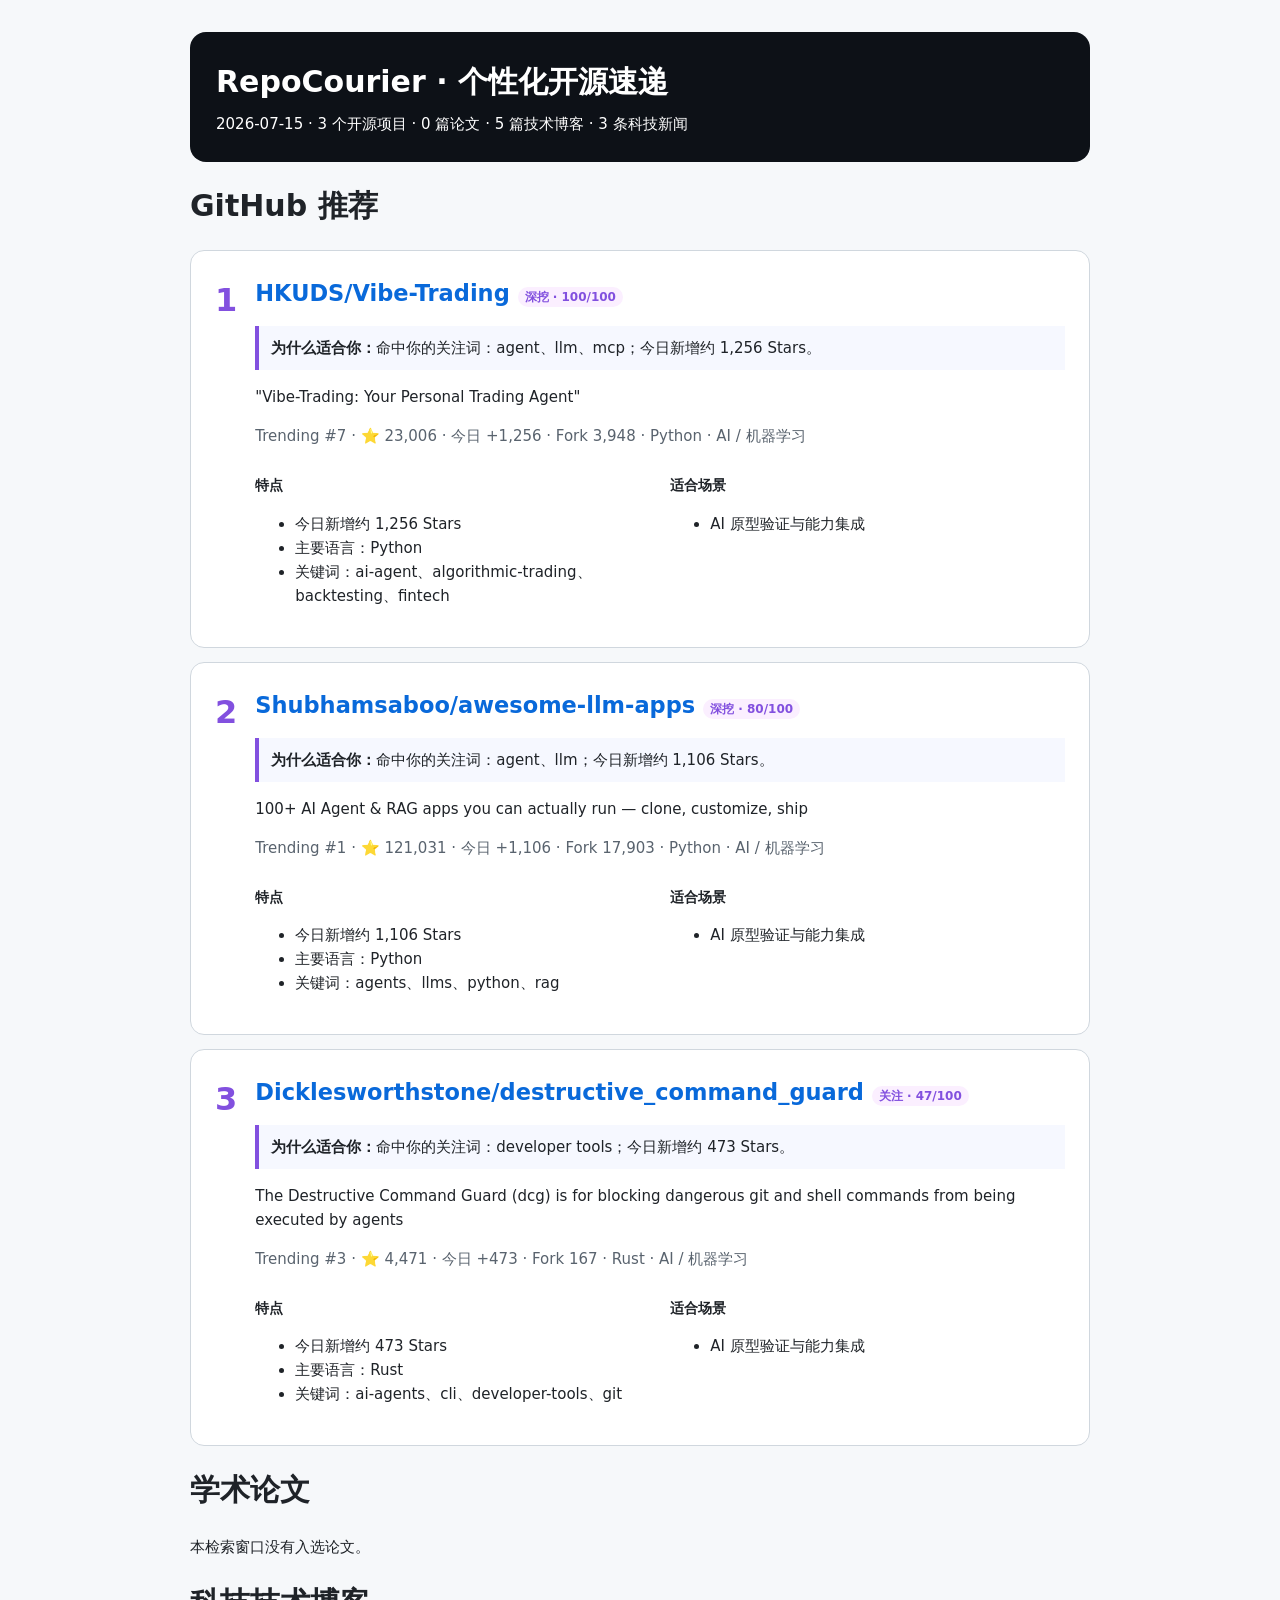
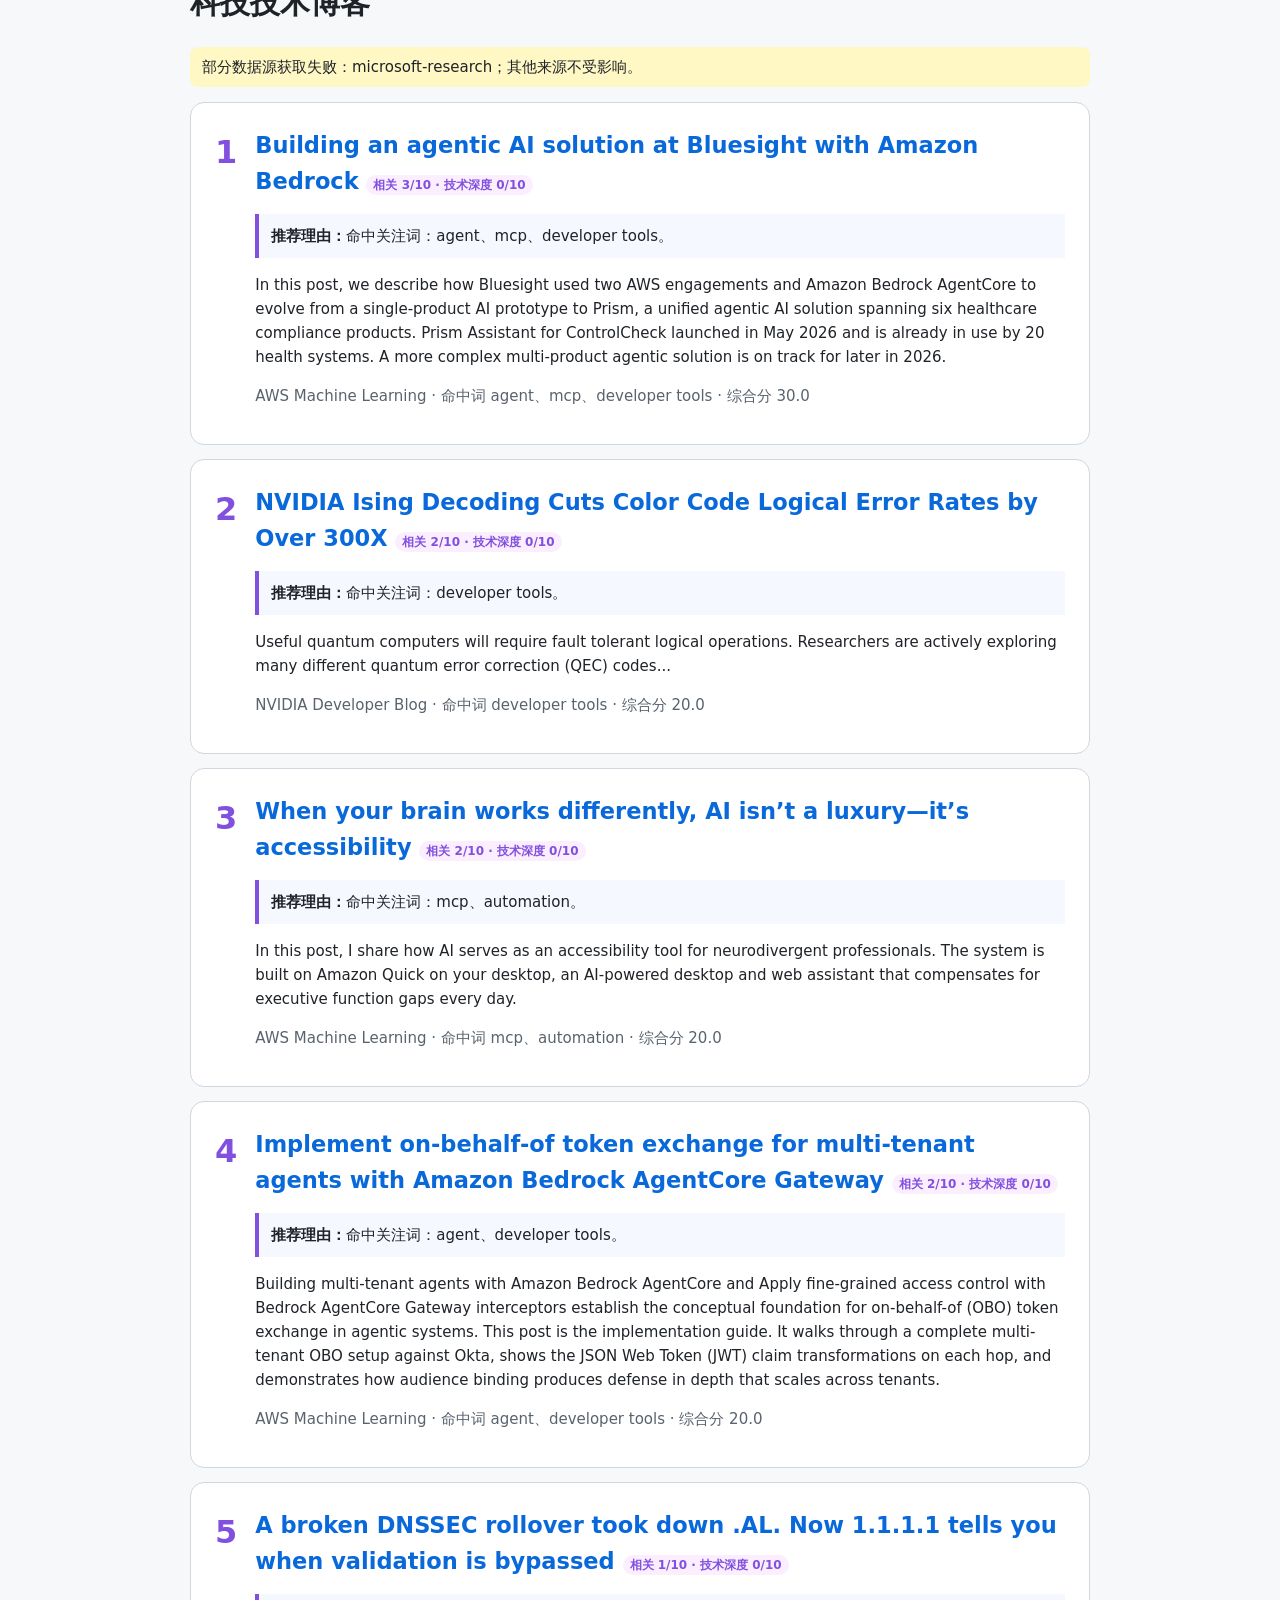
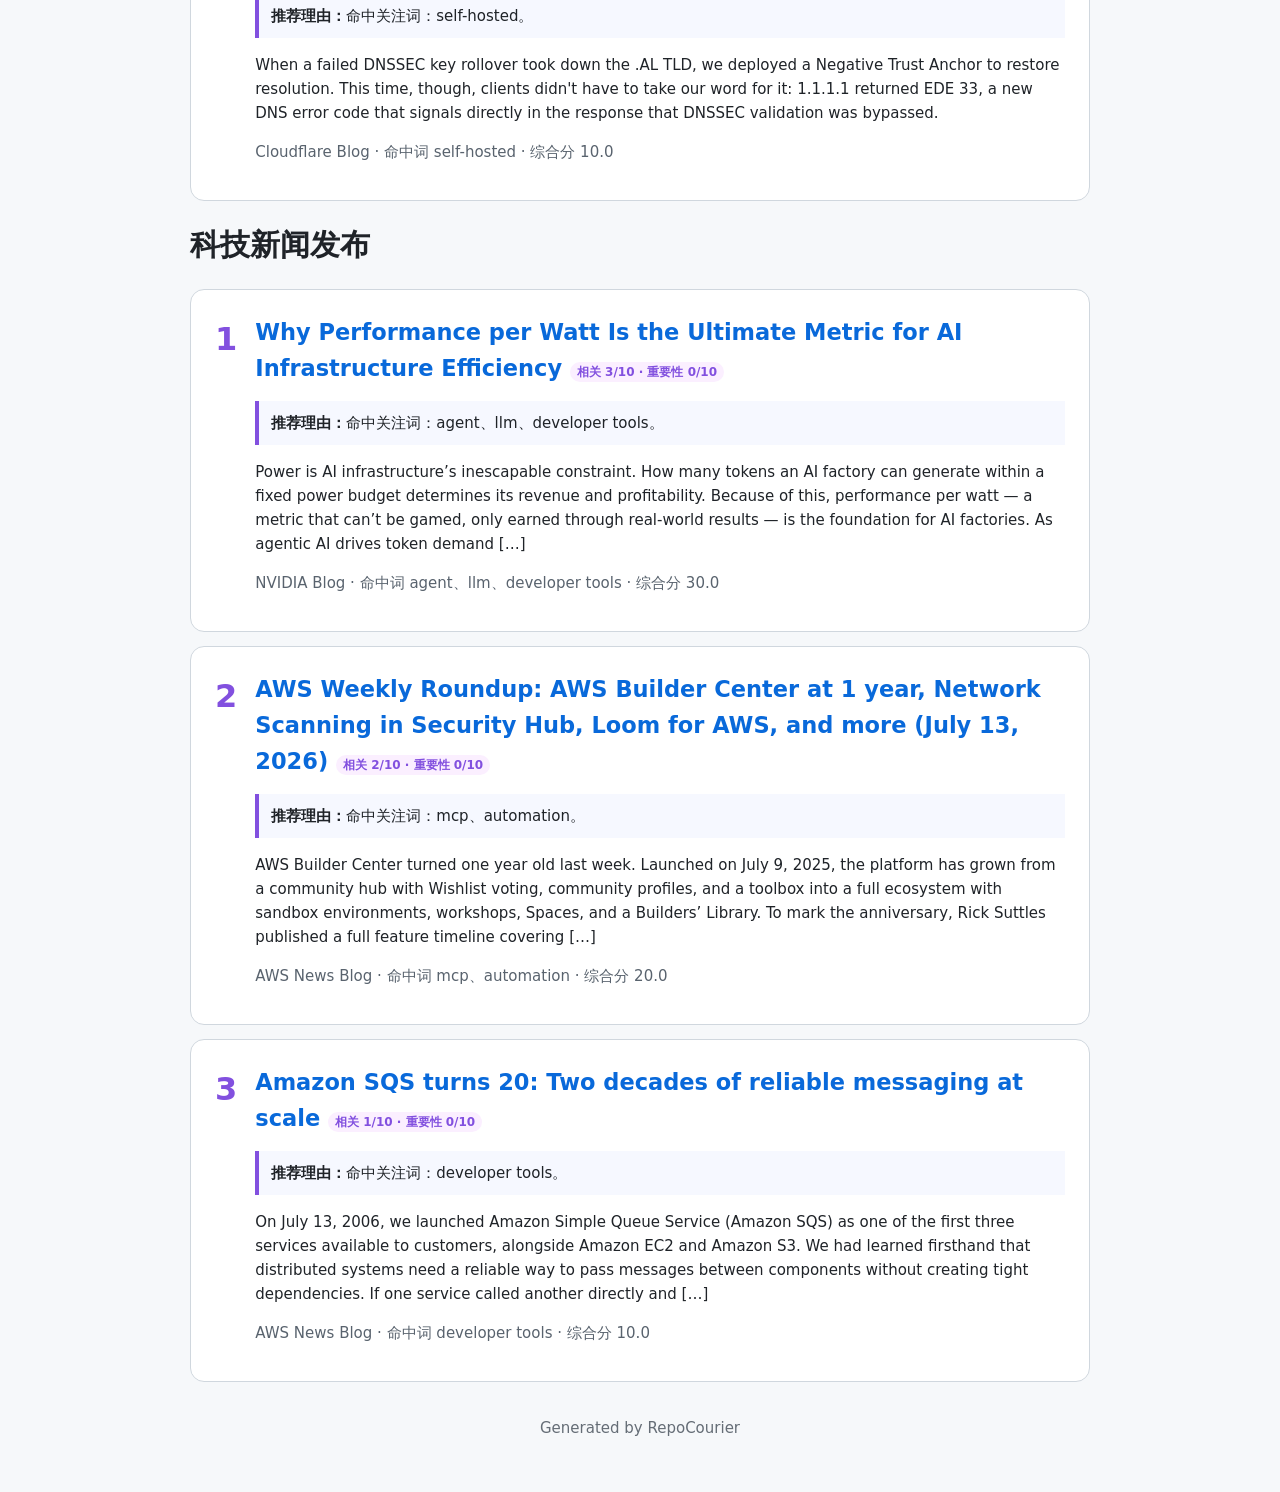
<file: reports/2026-07-15/daily.html>
<!doctype html><html lang="zh-CN"><head><meta charset="utf-8">
<meta name="viewport" content="width=device-width,initial-scale=1"><title>RepoCourier · 个性化开源速递</title>
<style>body{margin:0;background:#f6f8fa;color:#1f2328;font:15px/1.6 system-ui,sans-serif}main{max-width:900px;margin:auto;padding:32px 18px}header{padding:26px;background:#0d1117;color:white;border-radius:16px;margin-bottom:18px}header h1{margin:0 0 6px}article{display:flex;gap:18px;background:white;padding:24px;margin:14px 0;border:1px solid #d0d7de;border-radius:14px}.rank{font-size:32px;font-weight:800;color:#8250df}.content{flex:1}h2{margin:0}h2 a{color:#0969da;text-decoration:none}small{font-size:12px;background:#fbefff;color:#8250df;padding:3px 7px;border-radius:12px}.why{background:#f6f8ff;border-left:4px solid #8250df;padding:10px 12px}.meta{color:#59636e;margin:12px 0}.columns{display:grid;grid-template-columns:1fr 1fr;gap:20px}h3{font-size:14px;margin-bottom:2px}.risk{background:#fff8c5;padding:8px 12px;border-radius:8px}footer{text-align:center;color:#656d76;padding:20px}@media(max-width:600px){.columns{grid-template-columns:1fr}article{padding:16px}}</style></head>
<body><main><header><h1>RepoCourier · 个性化开源速递</h1><div>2026-07-15 · 3 个开源项目 · 0 篇论文 · 5 篇技术博客 · 3 条科技新闻</div></header>
<h1>GitHub 推荐</h1><article><div class="rank">1</div><div class="content">
                <h2><a href="https://github.com/HKUDS/Vibe-Trading">HKUDS/Vibe-Trading</a>
                <small>深挖 · 100/100</small></h2>
                <p class="why"><strong>为什么适合你：</strong>命中你的关注词：agent、llm、mcp；今日新增约 1,256 Stars。</p>
                <p>&quot;Vibe-Trading: Your Personal Trading Agent&quot;</p>
                <div class="meta">Trending #7 · ⭐ 23,006 · 今日 +1,256 ·
                Fork 3,948 · Python · AI / 机器学习</div>
                <div class="columns"><section><h3>特点</h3><ul><li>今日新增约 1,256 Stars</li><li>主要语言：Python</li><li>关键词：ai-agent、algorithmic-trading、backtesting、fintech</li></ul></section>
                <section><h3>适合场景</h3><ul><li>AI 原型验证与能力集成</li></ul></section></div></div></article><article><div class="rank">2</div><div class="content">
                <h2><a href="https://github.com/Shubhamsaboo/awesome-llm-apps">Shubhamsaboo/awesome-llm-apps</a>
                <small>深挖 · 80/100</small></h2>
                <p class="why"><strong>为什么适合你：</strong>命中你的关注词：agent、llm；今日新增约 1,106 Stars。</p>
                <p>100+ AI Agent &amp; RAG apps you can actually run — clone, customize, ship</p>
                <div class="meta">Trending #1 · ⭐ 121,031 · 今日 +1,106 ·
                Fork 17,903 · Python · AI / 机器学习</div>
                <div class="columns"><section><h3>特点</h3><ul><li>今日新增约 1,106 Stars</li><li>主要语言：Python</li><li>关键词：agents、llms、python、rag</li></ul></section>
                <section><h3>适合场景</h3><ul><li>AI 原型验证与能力集成</li></ul></section></div></div></article><article><div class="rank">3</div><div class="content">
                <h2><a href="https://github.com/Dicklesworthstone/destructive_command_guard">Dicklesworthstone/destructive_command_guard</a>
                <small>关注 · 47/100</small></h2>
                <p class="why"><strong>为什么适合你：</strong>命中你的关注词：developer tools；今日新增约 473 Stars。</p>
                <p>The Destructive Command Guard (dcg) is for blocking dangerous git and shell commands from being executed by agents</p>
                <div class="meta">Trending #3 · ⭐ 4,471 · 今日 +473 ·
                Fork 167 · Rust · AI / 机器学习</div>
                <div class="columns"><section><h3>特点</h3><ul><li>今日新增约 473 Stars</li><li>主要语言：Rust</li><li>关键词：ai-agents、cli、developer-tools、git</li></ul></section>
                <section><h3>适合场景</h3><ul><li>AI 原型验证与能力集成</li></ul></section></div></div></article><h1>学术论文</h1><p>本检索窗口没有入选论文。</p><h1>科技技术博客</h1><p class="risk">部分数据源获取失败：microsoft-research；其他来源不受影响。</p><article><div class="rank">1</div><div class="content">
        <h2><a href="https://aws.amazon.com/blogs/machine-learning/building-an-agentic-ai-solution-at-bluesight-with-amazon-bedrock">Building an agentic AI solution at Bluesight with Amazon Bedrock</a>
        <small>相关 3/10 · 技术深度 0/10</small></h2>
        <p class="why"><strong>推荐理由：</strong>命中关注词：agent、mcp、developer tools。</p>
        <p>In this post, we describe how Bluesight used two AWS engagements and Amazon Bedrock AgentCore to evolve from a single-product AI prototype to Prism, a unified agentic AI solution spanning six healthcare compliance products. Prism Assistant for ControlCheck launched in May 2026 and is already in use by 20 health systems. A more complex multi-product agentic solution is on track for later in 2026.</p>
        <div class="meta">AWS Machine Learning · 命中词 agent、mcp、developer tools · 综合分 30.0</div>
        </div></article><article><div class="rank">2</div><div class="content">
        <h2><a href="https://developer.nvidia.com/blog/nvidia-ising-decoding-cuts-color-code-logical-error-rates-by-over-300x">NVIDIA Ising Decoding Cuts Color Code Logical Error Rates by Over 300X</a>
        <small>相关 2/10 · 技术深度 0/10</small></h2>
        <p class="why"><strong>推荐理由：</strong>命中关注词：developer tools。</p>
        <p>Useful quantum computers will require fault tolerant logical operations. Researchers are actively exploring many different quantum error correction (QEC) codes...</p>
        <div class="meta">NVIDIA Developer Blog · 命中词 developer tools · 综合分 20.0</div>
        </div></article><article><div class="rank">3</div><div class="content">
        <h2><a href="https://aws.amazon.com/blogs/machine-learning/when-your-brain-works-differently-ai-isnt-a-luxury-its-accessibility">When your brain works differently, AI isn’t a luxury—it’s accessibility</a>
        <small>相关 2/10 · 技术深度 0/10</small></h2>
        <p class="why"><strong>推荐理由：</strong>命中关注词：mcp、automation。</p>
        <p>In this post, I share how AI serves as an accessibility tool for neurodivergent professionals. The system is built on Amazon Quick on your desktop, an AI-powered desktop and web assistant that compensates for executive function gaps every day.</p>
        <div class="meta">AWS Machine Learning · 命中词 mcp、automation · 综合分 20.0</div>
        </div></article><article><div class="rank">4</div><div class="content">
        <h2><a href="https://aws.amazon.com/blogs/machine-learning/implement-on-behalf-of-token-exchange-for-multi-tenant-agents-with-amazon-bedrock-agentcore-gateway">Implement on-behalf-of token exchange for multi-tenant agents with Amazon Bedrock AgentCore Gateway</a>
        <small>相关 2/10 · 技术深度 0/10</small></h2>
        <p class="why"><strong>推荐理由：</strong>命中关注词：agent、developer tools。</p>
        <p>Building multi-tenant agents with Amazon Bedrock AgentCore and Apply fine-grained access control with Bedrock AgentCore Gateway interceptors establish the conceptual foundation for on-behalf-of (OBO) token exchange in agentic systems. This post is the implementation guide. It walks through a complete multi-tenant OBO setup against Okta, shows the JSON Web Token (JWT) claim transformations on each hop, and demonstrates how audience binding produces defense in depth that scales across tenants.</p>
        <div class="meta">AWS Machine Learning · 命中词 agent、developer tools · 综合分 20.0</div>
        </div></article><article><div class="rank">5</div><div class="content">
        <h2><a href="https://blog.cloudflare.com/dnssec-nta-ede-33">A broken DNSSEC rollover took down .AL. Now 1.1.1.1 tells you when validation is bypassed</a>
        <small>相关 1/10 · 技术深度 0/10</small></h2>
        <p class="why"><strong>推荐理由：</strong>命中关注词：self-hosted。</p>
        <p>When a failed DNSSEC key rollover took down the .AL TLD, we deployed a Negative Trust Anchor to restore resolution. This time, though, clients didn&#x27;t have to take our word for it: 1.1.1.1 returned EDE 33, a new DNS error code that signals directly in the response that DNSSEC validation was bypassed.</p>
        <div class="meta">Cloudflare Blog · 命中词 self-hosted · 综合分 10.0</div>
        </div></article><h1>科技新闻发布</h1><article><div class="rank">1</div><div class="content">
        <h2><a href="https://blogs.nvidia.com/blog/performance-per-watt-ai-infrastructure-efficiency">Why Performance per Watt Is the Ultimate Metric for AI Infrastructure Efficiency</a>
        <small>相关 3/10 · 重要性 0/10</small></h2>
        <p class="why"><strong>推荐理由：</strong>命中关注词：agent、llm、developer tools。</p>
        <p>Power is AI infrastructure’s inescapable constraint. How many tokens an AI factory can generate within a fixed power budget determines its revenue and profitability. Because of this, performance per watt — a metric that can’t be gamed, only earned through real-world results — is the foundation for AI factories. As agentic AI drives token demand […]</p>
        <div class="meta">NVIDIA Blog · 命中词 agent、llm、developer tools · 综合分 30.0</div>
        </div></article><article><div class="rank">2</div><div class="content">
        <h2><a href="https://aws.amazon.com/blogs/aws/aws-weekly-roundup-aws-builder-center-at-one-year-network-scanning-in-security-hub-loom-for-aws-and-more-july-13-2026">AWS Weekly Roundup: AWS Builder Center at 1 year, Network Scanning in Security Hub, Loom for AWS, and more (July 13, 2026)</a>
        <small>相关 2/10 · 重要性 0/10</small></h2>
        <p class="why"><strong>推荐理由：</strong>命中关注词：mcp、automation。</p>
        <p>AWS Builder Center turned one year old last week. Launched on July 9, 2025, the platform has grown from a community hub with Wishlist voting, community profiles, and a toolbox into a full ecosystem with sandbox environments, workshops, Spaces, and a Builders’ Library. To mark the anniversary, Rick Suttles published a full feature timeline covering […]</p>
        <div class="meta">AWS News Blog · 命中词 mcp、automation · 综合分 20.0</div>
        </div></article><article><div class="rank">3</div><div class="content">
        <h2><a href="https://aws.amazon.com/blogs/aws/amazon-sqs-turns-20-two-decades-of-reliable-messaging-at-scale">Amazon SQS turns 20: Two decades of reliable messaging at scale</a>
        <small>相关 1/10 · 重要性 0/10</small></h2>
        <p class="why"><strong>推荐理由：</strong>命中关注词：developer tools。</p>
        <p>On July 13, 2006, we launched Amazon Simple Queue Service (Amazon SQS) as one of the first three services available to customers, alongside Amazon EC2 and Amazon S3. We had learned firsthand that distributed systems need a reliable way to pass messages between components without creating tight dependencies. If one service called another directly and […]</p>
        <div class="meta">AWS News Blog · 命中词 developer tools · 综合分 10.0</div>
        </div></article><footer>Generated by RepoCourier</footer></main></body></html>
</file>
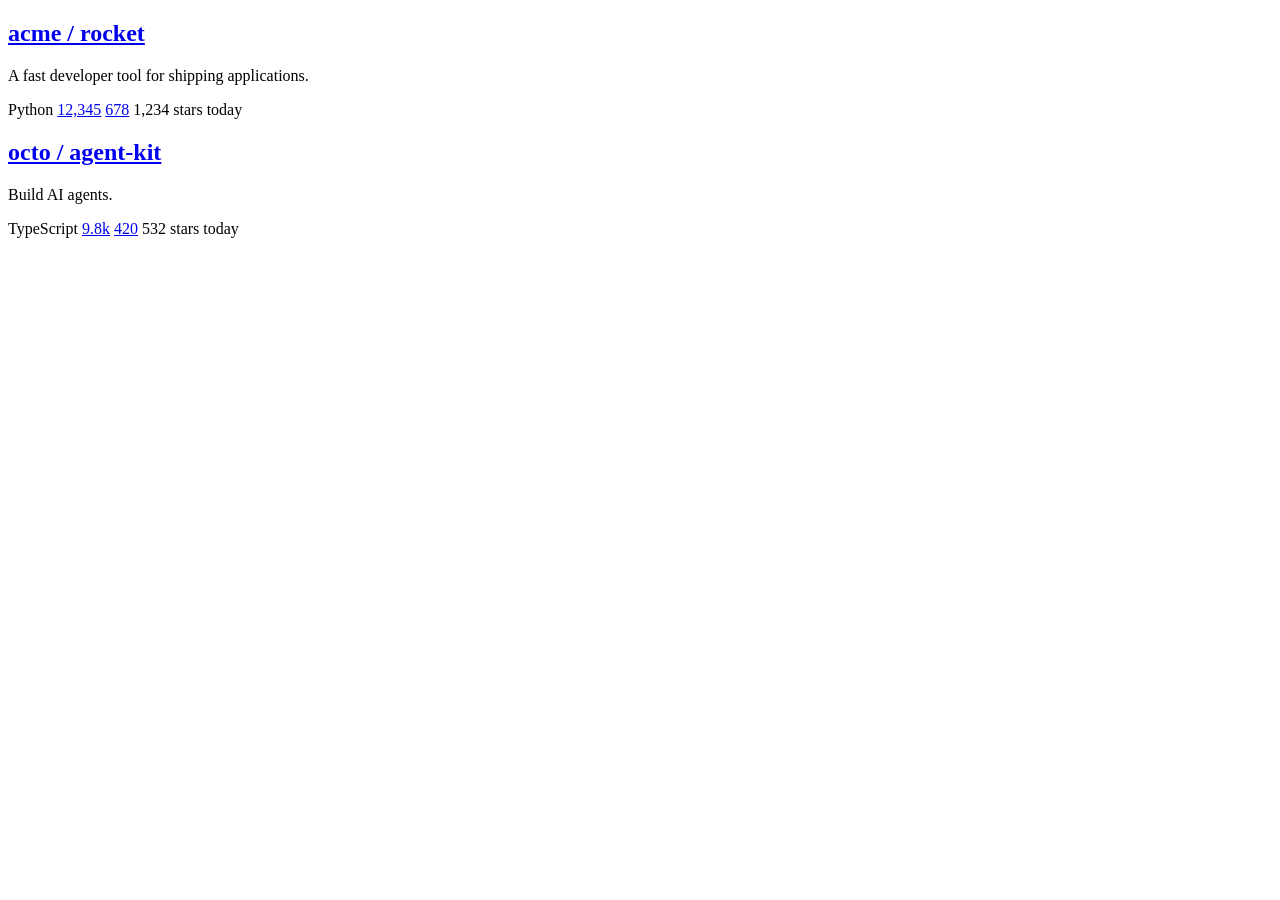
<file: tests/fixtures/trending.html>
<!doctype html>
<html><body>
<article class="Box-row">
  <h2><a href="/acme/rocket"> acme / rocket </a></h2>
  <p class="col-9">A fast developer tool for shipping applications.</p>
  <span itemprop="programmingLanguage">Python</span>
  <a href="/acme/rocket/stargazers">12,345</a>
  <a href="/acme/rocket/forks">678</a>
  <span class="d-inline-block float-sm-right">1,234 stars today</span>
</article>
<article class="Box-row">
  <h2><a href="/octo/agent-kit">octo / agent-kit</a></h2>
  <p>Build AI agents.</p>
  <span itemprop="programmingLanguage">TypeScript</span>
  <a href="/octo/agent-kit/stargazers">9.8k</a>
  <a href="/octo/agent-kit/forks">420</a>
  <span class="d-inline-block float-sm-right">532 stars today</span>
</article>
</body></html>
</file>
